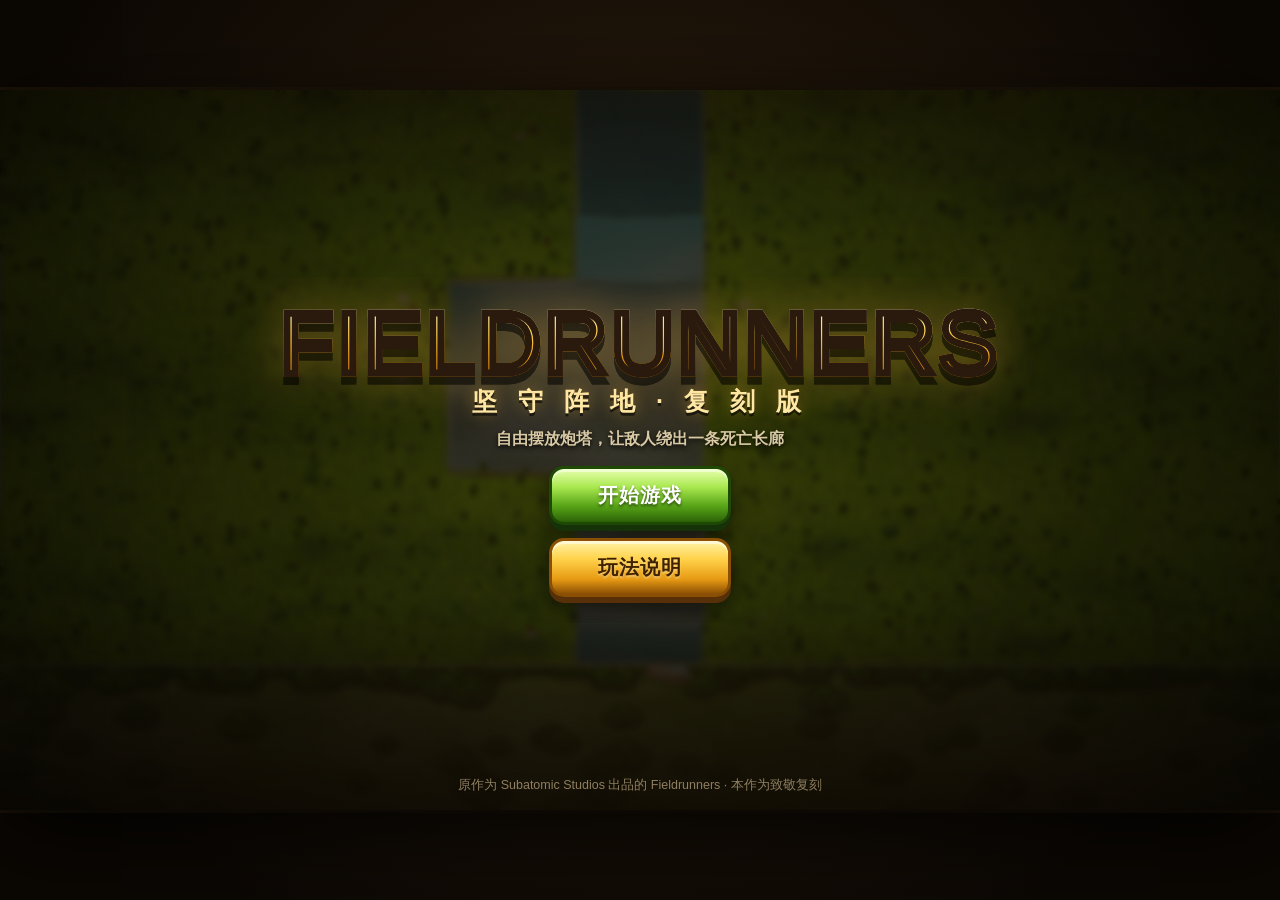
<file: index.html>
<!DOCTYPE html>
<html lang="zh-CN">
<head>
<meta charset="UTF-8">
<meta name="viewport" content="width=device-width, initial-scale=1, maximum-scale=1, user-scalable=no">
<title>FIELDRUNNERS · 坚守阵地 复刻版</title>
<link rel="icon" href="data:image/svg+xml,%3Csvg xmlns='http://www.w3.org/2000/svg' viewBox='0 0 32 32'%3E%3Ccircle cx='16' cy='18' r='11' fill='%23d9d5c8' stroke='%232a1a0e' stroke-width='2.5'/%3E%3Cpath d='M16 3l4 9h-8z' fill='%237a5cd6' stroke='%23231a63' stroke-width='2'/%3E%3Cpath d='M5 9l5 7-7 1z' fill='%237a5cd6' stroke='%23231a63' stroke-width='2'/%3E%3Cpath d='M27 9l2 8-7-1z' fill='%237a5cd6' stroke='%23231a63' stroke-width='2'/%3E%3C/svg%3E">
<link rel="stylesheet" href="css/style.css?v=20261029a">
</head>
<body>
<div id="stage">
  <div id="app">
    <!-- 三层画布：地形 / 3D 单位 / 覆盖层。
         拆开是因为 WebGL 和 2D 无法在同一张画布上交错绘制。
         三张都放在 #app 里，跟着同一个 transform:scale 缩放。
         ⚠️ 定位写成行内样式，不吃 css/style.css：
            样式表被浏览器缓存成旧版时，#gl3d 会掉回普通文档流被 #game 盖住，
            表现就是「地图正常、炮塔放上去看不见」。行内样式跟着 index.html 走，不会错位。 -->
    <canvas id="game" width="1280" height="720"
            style="position:absolute;inset:0;width:1280px;height:720px;display:block;cursor:crosshair"></canvas>
    <!-- 3D 层只覆盖场地 576px；底部 144px 的 HUD 木栏仍由 2D 画布绘制 -->
    <canvas id="gl3d" width="1280" height="576"
            style="position:absolute;left:0;top:0;width:1280px;height:576px;display:block;pointer-events:none;background:transparent"></canvas>
    <canvas id="gameTop" width="1280" height="720"
            style="position:absolute;inset:0;width:1280px;height:720px;display:block;pointer-events:none"></canvas>

    <!-- ================= HUD ================= -->
    <div id="hud">
      <div class="hud-top">
        <div class="hud-money"><span class="ico-coin"></span><b id="uiMoney">0</b></div>
        <div class="hud-center">
          <div class="ui-score" id="uiScore">0</div>
          <div class="ui-round" id="uiRound">ROUND 1</div>
          <div class="ui-wave" id="uiWave">剩余 0</div>
        </div>
        <div class="hud-lives"><b id="uiLives">20</b><span class="ico-heart"></span></div>
      </div>

      <div class="hud-left">
        <button class="ico-btn" id="btnPause" title="暂停 / 继续 (空格)">
          <svg viewBox="0 0 32 32"><rect x="7" y="6" width="6.5" height="20" rx="2.4"/><rect x="18.5" y="6" width="6.5" height="20" rx="2.4"/></svg>
        </button>
        <button class="ico-btn" id="btnFF" title="加速 (F)">
          <svg viewBox="0 0 32 32"><path d="M5 6 L16 16 L5 26 Z"/><path d="M16 6 L27 16 L16 26 Z"/></svg>
        </button>
        <button class="ico-btn" id="btnSettings" title="设置">
          <svg viewBox="0 0 32 32"><path d="M16 3.5l2.4 1.7 2.9-.5 1.3 2.6 2.7 1.2-.4 2.9 1.8 2.3-1.8 2.3.4 2.9-2.7 1.2-1.3 2.6-2.9-.5L16 28.5l-2.4-1.7-2.9.5-1.3-2.6-2.7-1.2.4-2.9L5.3 18l1.8-2.3-.4-2.9 2.7-1.2 1.3-2.6 2.9.5z"/><circle cx="16" cy="18" r="3.6" fill="#2a1a0e"/></svg>
        </button>
      </div>

      <div class="hud-bar" id="towerBar"></div>

      <div class="banner" id="banner"></div>
      <div class="toasts" id="toasts"></div>
      <div class="tower-panel" id="towerPanel"></div>
      <div class="hintbar" id="hintBar">选择下方炮塔，点击草地即可建造 · 敌人会自动绕行 · 高地建塔伤害 +35%</div>
    </div>

    <!-- ================= 覆盖层：菜单 ================= -->
    <div id="overlay" class="show">

      <!-- 主菜单 -->
      <section class="screen show" id="scTitle">
        <div class="logo">
          <div class="logo-en">FIELDRUNNERS</div>
          <div class="logo-cn">坚 守 阵 地 · 复 刻 版</div>
        </div>
        <p class="tagline">自由摆放炮塔，让敌人绕出一条死亡长廊</p>
        <div class="btncol">
          <button class="big-btn" data-go="scSelect">开始游戏</button>
          <button class="big-btn alt" data-go="scHelp">玩法说明</button>
        </div>
        <div class="credit">原作为 Subatomic Studios 出品的 Fieldrunners · 本作为致敬复刻</div>
      </section>

      <!-- 选关 -->
      <section class="screen" id="scSelect">
        <h2 class="scr-title">选择战场</h2>
        <div class="maps" id="mapList"></div>
        <div class="legend">
          <span class="lg"><i class="sw plain"></i>平地 · 可建造</span>
          <span class="lg"><i class="sw river"></i>河流 · 不可通行 / 不可建造</span>
          <span class="lg"><i class="sw ford"></i>浅滩 · 河上渡口，敌人涉水减速 45%</span>
          <span class="lg"><i class="sw hill"></i>高地 · 可建造，炮塔伤害 +35%</span>
          <span class="lg"><i class="sw house"></i>房屋 · 阻挡通行</span>
          <span class="lg"><i class="sw base"></i>基地 · 敌人目标</span>
        </div>
        <div class="row2">
          <div class="optbox">
            <div class="optlabel">游戏模式</div>
            <div class="seg" id="modeSeg">
              <button data-v="classic" class="on">经典</button>
              <button data-v="extended">扩展</button>
              <button data-v="endless">无尽</button>
            </div>
            <div class="optdesc" id="modeDesc">经典模式：100 波，仅可用原作四塔（机枪/胶水/导弹/电磁）。</div>
          </div>
          <div class="optbox">
            <div class="optlabel">难度</div>
            <div class="seg" id="diffSeg">
              <button data-v="easy">简单</button>
              <button data-v="normal" class="on">普通</button>
              <button data-v="hard">高手</button>
            </div>
            <div class="optdesc" id="diffDesc">普通：初始 $130，敌军强度 100%。</div>
          </div>
        </div>
        <div class="btnrow">
          <button class="big-btn ghost" data-go="scTitle">返回</button>
          <button class="big-btn" id="btnLaunch">进入战场</button>
        </div>
      </section>

      <!-- 帮助 -->
      <section class="screen" id="scHelp">
        <h2 class="scr-title">玩法说明</h2>
        <div class="helpgrid">
          <div class="helpcard">
            <h3>核心玩法</h3>
            <ul>
              <li>点击下方炮塔 → 点击草地即可建造；也可直接从按钮拖拽到地图。</li>
              <li><b>炮塔可摆在任意空地，敌人会自动绕行</b>——这是原作最精髓的机制。</li>
              <li>但<b>不能把敌人的路线完全封死</b>，系统会阻止这样的建造。</li>
              <li>用长蛇形走廊拖长敌人的行进距离，制造"无限循环"是取胜关键。</li>
            </ul>
          </div>
          <div class="helpcard">
            <h3>炮塔</h3>
            <ul>
              <li><b>机枪塔 $5</b> 高射速单体，可打空中。</li>
              <li><b>胶水塔 $10</b> 大幅减速，越早升级收益越高。</li>
              <li><b>导弹塔 $20</b> 追踪 + 溅射，通用主力。</li>
              <li><b>火焰塔 $50</b> 近距秒伤极高并灼烧，<i>只打地面</i>。</li>
              <li><b>电磁塔 $70</b> 连锁闪电，对密集队伍杀伤巨大。</li>
              <li><b>迫击炮 $120</b> 超远射程大溅射，<i>只打地面</i>。</li>
              <li>每种炮塔可升级两次，威力翻倍；出售返还 70%。</li>
            </ul>
          </div>
          <div class="helpcard">
            <h3>地形</h3>
            <ul>
              <li><b>河流</b>：敌人无法通过，炮塔也建不了 —— 天然屏障，逼着敌人走固定路线。</li>
              <li><b>浅滩</b>：河上唯一的过河点。敌人涉水时<b>速度降到 55%</b>，是最好的埋伏点。</li>
              <li><b>高地</b>：可以建塔，且塔的<b>伤害 +35%</b>；但敌人爬不上来，会绕行 —— 高墙同时也是玩家的火力平台。</li>
              <li><b>房屋</b>：纯阻挡物，敌我双方都过不去。</li>
              <li><b>基地</b>：敌人的最终目标，周围一圈不可建造。</li>
              <li>难度递进：草原 单一入口 + 一条河（唯一渡口）；荒漠 双河 + 错开的渡口；十字路口 加高地；霜寒之地 再加房屋与横贯全图的高地长墙。</li>
            </ul>
          </div>
          <div class="helpcard">
            <h3>敌人</h3>
            <ul>
              <li>步兵、摩托兵、突击兵、装甲车在地面沿路径前进。</li>
              <li>武装直升机与轰炸机<b>无视路径直线飞向基地</b>，必须靠对空炮塔拦截。</li>
              <li>重装指挥车拥有厚装甲，低伤害炮塔几乎打不动，需要火焰/电磁/迫击炮。</li>
              <li>每漏过一名敌人扣 1 点生命，生命归零即失败。</li>
            </ul>
          </div>
          <div class="helpcard">
            <h3>操作</h3>
            <ul>
              <li><b>1–6</b> 选择炮塔 · <b>Esc / 右键</b> 取消</li>
              <li><b>空格</b> 暂停 · <b>F</b> 加速 2 倍</li>
              <li><b>U</b> 升级选中炮塔 · <b>S</b> 出售选中炮塔</li>
              <li>点击已建造的炮塔可升级、切换目标优先级或出售。</li>
            </ul>
          </div>
        </div>
        <div class="btnrow"><button class="big-btn" data-go="scTitle">返回</button></div>
      </section>

      <!-- 暂停 -->
      <section class="screen dark" id="scPause">
        <h2 class="scr-title">已暂停</h2>
        <div class="btncol">
          <button class="big-btn" id="btnResume">继续战斗</button>
          <button class="big-btn alt" id="btnSound">音效：开</button>
          <button class="big-btn ghost" id="btnQuit">放弃并返回主菜单</button>
        </div>
      </section>

      <!-- 结束 -->
      <section class="screen dark" id="scOver">
        <h2 class="scr-title" id="overTitle">阵地失守</h2>
        <div class="stats" id="overStats"></div>
        <div class="btncol">
          <button class="big-btn" id="btnRetry">再战一场</button>
          <button class="big-btn ghost" id="btnBackMenu">返回主菜单</button>
        </div>
      </section>
    </div>
  </div>
</div>

<script src="js/config.js?v=20261029a"></script>
<script src="js/sprites-data.js?v=20261029a"></script>
<script src="js/sprites.js?v=20261029a"></script>
<script src="js/bake-data.js?v=20261029a"></script>
<script src="js/bake-enemy-data.js?v=20261029a"></script>

<script src="js/bake-tower-gatling.js?v=20261029a"></script>
<script src="js/bake-tower-mortar.js?v=20261029a"></script>
<script src="js/bake-tower-missile.js?v=20261029a"></script>
<script src="js/bake-tower-tesla.js?v=20261029a"></script>
<script src="js/bake-tower-flame.js?v=20261029a"></script>
<script src="js/bake-tower-goo.js?v=20261029a"></script>
<script src="js/bake-tower.js?v=20261029a"></script>
<script src="js/bake.js?v=20261029a"></script>
<script src="js/art.js?v=20261029a"></script>
<script src="js/audio.js?v=20261029a"></script>
<script src="js/engine.js?v=20261029a"></script>
<script src="js/ui.js?v=20261029a"></script>
<script type="importmap">
{ "imports": { "three": "./js/vendor/three.module.js" } }
</script>
<script type="module" src="js/main3d.js?v=20261029a"></script>

<!-- ============================================================
     file:// 兜底

     type="module" 在 file:// 协议下会被 CORS 直接拦掉（模块脚本不允许跨源），
     主循环根本不会启动 —— 表现是地图/HUD 全死、金币永远是 0。
     这里延时确认一次：3D 入口没起来就用 main.js（单画布 2D 渲染）顶上，
     这样「双击 index.html 就能玩」依然成立，只是没有 3D 单位。
     ============================================================ -->
<script>
(function () {
  setTimeout(function () {
    if (window.__boot3d || window.__boot2d) return;
    window.__boot2d = true;
    var s = document.createElement('script');
    s.src = 'js/main.js?v=20261029a';
    s.onload = function () {
      console.log('[boot] ES module 未启动（多半是 file:// 打开），已回退 2D 单画布渲染。' +
                  '想要 3D 单位请用本地 http 服务器打开。');
    };
    document.body.appendChild(s);
  }, 1200);
})();
</script>
</body>
</html>
</file>
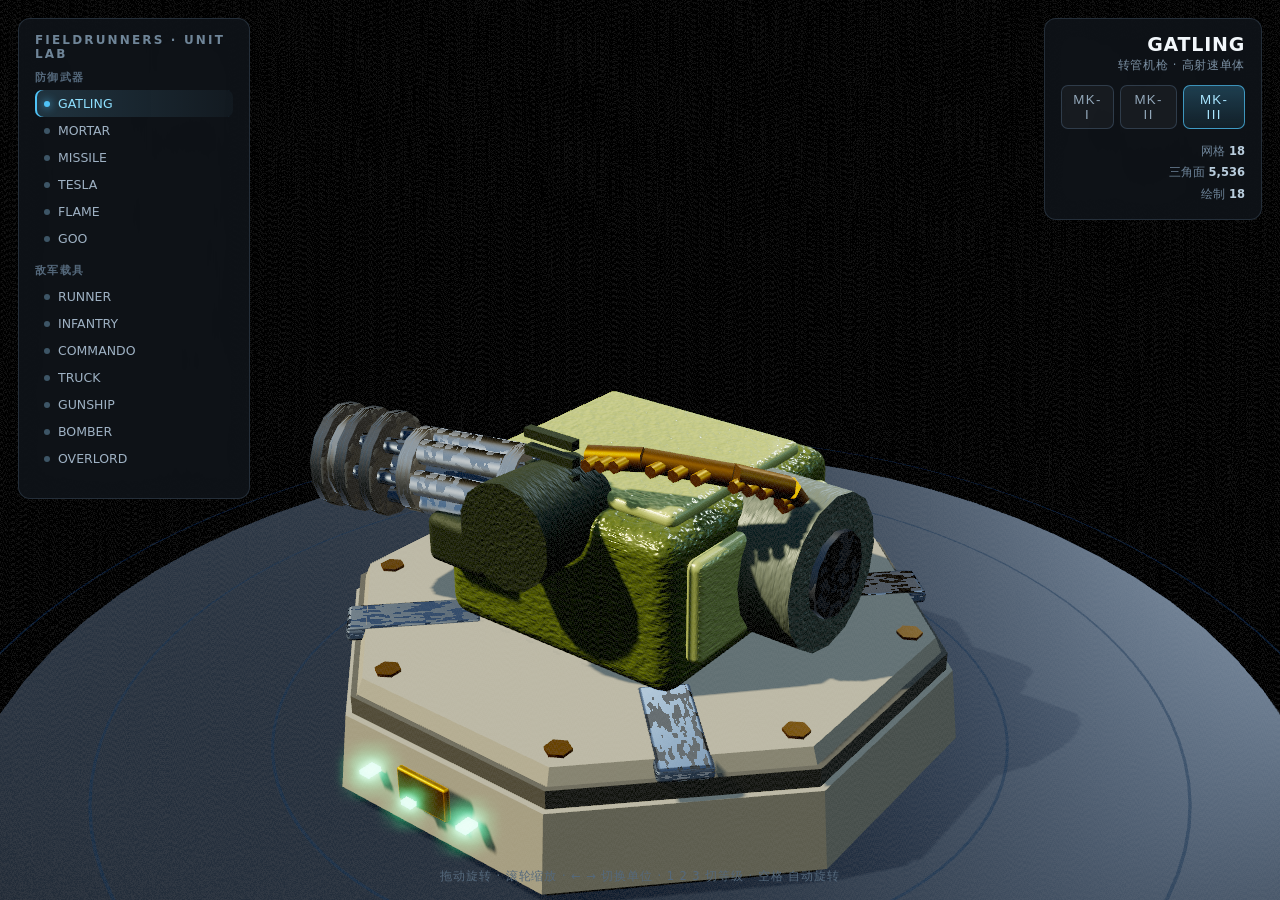
<file: viewer.html>
<!DOCTYPE html>
<html lang="zh-CN">
<head>
<meta charset="UTF-8">
<meta name="viewport" content="width=device-width, initial-scale=1">
<title>FIELDRUNNERS · 3D 单位查看器</title>
<style>
  * { margin: 0; padding: 0; box-sizing: border-box; }
  html, body { width: 100%; height: 100%; overflow: hidden; background: #0b0e12; }
  body {
    font-family: "PingFang SC", "Hiragino Sans GB", "Microsoft YaHei", system-ui, sans-serif;
    color: #dfe7ef; user-select: none;
  }
  #c { position: absolute; inset: 0; display: block; cursor: grab; }
  #c:active { cursor: grabbing; }

  .panel {
    position: absolute; background: rgba(16, 21, 28, .82);
    border: 1px solid rgba(120, 150, 180, .22); border-radius: 12px;
    backdrop-filter: blur(14px); padding: 14px 16px;
  }
  #left { left: 18px; top: 18px; width: 232px; }
  #left h1 {
    font-size: 12px; letter-spacing: .18em; color: #6f8598;
    font-weight: 700; margin-bottom: 10px;
  }
  .group { margin-bottom: 12px; }
  .group-title {
    font-size: 10.5px; letter-spacing: .14em; color: #55697c;
    margin-bottom: 5px; font-weight: 700;
  }
  .item {
    display: flex; align-items: center; gap: 8px;
    padding: 6px 9px; border-radius: 7px; cursor: pointer;
    font-size: 12.5px; color: #9fb2c4; transition: .12s;
  }
  .item:hover { background: rgba(120, 170, 220, .10); color: #d6e4f0; }
  .item.on {
    background: linear-gradient(90deg, rgba(122, 210, 255, .18), rgba(122, 210, 255, .04));
    color: #8fe0ff; box-shadow: inset 2px 0 0 #4fc3f7;
  }
  .item .dot {
    width: 6px; height: 6px; border-radius: 50%; background: #3d5566; flex: none;
  }
  .item.on .dot { background: #4fc3f7; box-shadow: 0 0 8px #4fc3f7; }

  #right { right: 18px; top: 18px; width: 218px; text-align: right; }
  #name { font-size: 19px; font-weight: 800; color: #f2f7fb; letter-spacing: .04em; }
  #tag { font-size: 11.5px; color: #7b90a3; margin-top: 3px; letter-spacing: .06em; }
  #tiers { display: flex; gap: 6px; margin-top: 12px; justify-content: flex-end; }
  #tiers button {
    appearance: none; cursor: pointer; padding: 6px 11px; border-radius: 7px;
    border: 1px solid rgba(120, 160, 200, .26); background: rgba(255, 255, 255, .04);
    color: #93a8ba; font: 700 11px/1 inherit; letter-spacing: .1em; transition: .12s;
  }
  #tiers button:hover { color: #d6e8f5; border-color: rgba(120, 190, 240, .5); }
  #tiers button.on {
    background: linear-gradient(180deg, rgba(79, 195, 247, .26), rgba(79, 195, 247, .08));
    border-color: rgba(79, 195, 247, .7); color: #a9e6ff;
  }
  #stats { margin-top: 12px; font-size: 11.5px; color: #6d8398; line-height: 1.85; }
  #stats b { color: #b9cddd; font-weight: 700; font-variant-numeric: tabular-nums; }

  #hint {
    position: absolute; left: 50%; bottom: 16px; transform: translateX(-50%);
    font-size: 11.5px; color: #55697c; letter-spacing: .08em; white-space: nowrap;
  }
  #loading {
    position: absolute; inset: 0; display: grid; place-items: center;
    background: #0b0e12; font-size: 12px; letter-spacing: .2em; color: #4b6478;
    transition: opacity .4s; z-index: 10;
  }
  #loading.gone { opacity: 0; pointer-events: none; }
</style>
</head>
<body>
<canvas id="c"></canvas>

<div class="panel" id="left">
  <h1>FIELDRUNNERS · UNIT LAB</h1>
  <div class="group"><div class="group-title">防御武器</div><div id="list-t"></div></div>
  <div class="group"><div class="group-title">敌军载具</div><div id="list-e"></div></div>
</div>

<div class="panel" id="right">
  <div id="name">—</div>
  <div id="tag">—</div>
  <div id="tiers"></div>
  <div id="stats"></div>
</div>

<div id="hint">拖动旋转 · 滚轮缩放 · ← → 切换单位 · 1 2 3 切等级 · 空格 自动旋转</div>
<div id="loading">LOADING</div>

<script type="importmap">
{ "imports": { "three": "./js/vendor/three.module.js" } }
</script>

<script type="module">
import * as THREE from 'three';
import { Post } from './js/r3d/core.js';
import { envCanvas } from './js/r3d/tex.js';
import { buildTower, towerMaterials } from './js/r3d/towers.js';
import { buildEnemy, enemyMaterials } from './js/r3d/vehicles.js';

/* ---------------------------------------------------------------- 单位目录 */

const TOWERS = [
  { key: 'gatling', name: 'GATLING', tag: '转管机枪 · 高射速单体' },
  { key: 'mortar', name: 'MORTAR', tag: '迫击炮 · 曲射大溅射' },
  { key: 'missile', name: 'MISSILE', tag: '导弹发射架 · 追踪' },
  { key: 'tesla', name: 'TESLA', tag: '电磁线圈 · 连锁闪电' },
  { key: 'flame', name: 'FLAME', tag: '火焰喷射 · 近距秒伤' },
  { key: 'goo', name: 'GOO', tag: '胶水炮 · 大幅减速' },
];
const ENEMIES = [
  { key: 'runner', name: 'RUNNER', tag: '摩托侦察兵' },
  { key: 'infantry', name: 'INFANTRY', tag: '吉普步兵' },
  { key: 'commando', name: 'COMMANDO', tag: '主战坦克' },
  { key: 'truck', name: 'TRUCK', tag: '装甲补给车' },
  { key: 'heli', name: 'GUNSHIP', tag: '武装直升机' },
  { key: 'bomber', name: 'BOMBER', tag: '轰炸机' },
  { key: 'boss', name: 'OVERLORD', tag: '超重型陆战堡' },
];

/* ---------------------------------------------------------------- 渲染器 */

const canvas = document.getElementById('c');
const renderer = new THREE.WebGLRenderer({ canvas, antialias: false, alpha: false });
renderer.setPixelRatio(Math.min(devicePixelRatio || 1, 2));
renderer.outputColorSpace = THREE.LinearSRGBColorSpace;
renderer.toneMapping = THREE.NoToneMapping;
renderer.shadowMap.enabled = true;
renderer.shadowMap.type = THREE.PCFSoftShadowMap;

const scene = new THREE.Scene();
scene.fog = new THREE.Fog(0x0b1016, 320, 720);

const camera = new THREE.PerspectiveCamera(34, 1, 1, 4000);
const orbit = { theta: 0.72, phi: 1.16, radius: 168, target: new THREE.Vector3(0, 34, 0) };

function placeCamera() {
  const s = Math.sin(orbit.phi), c = Math.cos(orbit.phi);
  camera.position.set(
    orbit.target.x + orbit.radius * s * Math.cos(orbit.theta),
    orbit.target.y + orbit.radius * c,
    orbit.target.z + orbit.radius * s * Math.sin(orbit.theta),
  );
  camera.lookAt(orbit.target);
  camera.updateMatrixWorld();
}

function resize() {
  const w = innerWidth, h = innerHeight;
  renderer.setSize(w, h, false);
  camera.aspect = w / h;
  camera.updateProjectionMatrix();
  post.setSize(w, h);
  placeCamera();
}

/* ---- 环境贴图 ---- */
const pmrem = new THREE.PMREMGenerator(renderer);
pmrem.compileEquirectangularShader();
const ec = new THREE.CanvasTexture(envCanvas());
ec.mapping = THREE.EquirectangularReflectionMapping;
ec.colorSpace = THREE.SRGBColorSpace;
const envTex = pmrem.fromEquirectangular(ec).texture;
ec.dispose();
scene.environment = envTex;
const ctx = { envTex, scene };

/* ---- 灯光：和游戏内一致的三灯 ---- */
const key = new THREE.DirectionalLight(0xfff1d4, 4.4);
key.position.set(-140, 220, 150);
key.castShadow = true;
key.shadow.mapSize.set(2048, 2048);
key.shadow.camera.near = 1;
key.shadow.camera.far = 900;
key.shadow.camera.left = -140; key.shadow.camera.right = 140;
key.shadow.camera.top = 140; key.shadow.camera.bottom = -140;
key.shadow.bias = -0.0005;
key.shadow.normalBias = 0.5;
scene.add(key, key.target);

const fill = new THREE.DirectionalLight(0x9dc2ea, 0.45);
fill.position.set(170, 90, -120);
scene.add(fill);
const rim = new THREE.DirectionalLight(0xdff0ff, 1.1);
rim.position.set(-40, 110, -230);
scene.add(rim);
scene.add(new THREE.HemisphereLight(0xa9c8dd, 0x1a1a14, 0.34));

/* ---- 转台 ---- */
const disc = new THREE.Mesh(
  new THREE.CylinderGeometry(78, 82, 5, 64),
  new THREE.MeshStandardMaterial({
    color: '#20262e', metalness: 0.35, roughness: 0.55,
    envMap: envTex, envMapIntensity: 0.7,
  }),
);
disc.position.y = -2.5;
disc.receiveShadow = true;
scene.add(disc);

const gridMat = new THREE.MeshBasicMaterial({
  color: 0x2a3d4d, transparent: true, opacity: 0.5, side: THREE.DoubleSide,
});
for (let i = 1; i <= 3; i++) {
  const r = 24 + i * 20;
  const ring = new THREE.Mesh(new THREE.RingGeometry(r, r + 0.35, 96), gridMat);
  ring.rotation.x = -Math.PI / 2;
  ring.position.y = 0.2;
  scene.add(ring);
}

/* ---- 后期 ---- */
const post = new Post(renderer, innerWidth, innerHeight);
post.mComp.uniforms.uBloom.value = 1.15;
post.mComp.uniforms.uExposure.value = 1.0;
post.mComp.uniforms.uVignette.value = 0.42;

/* ---------------------------------------------------------------- 单位管理 */

const towerMat = towerMaterials(ctx);
const enemyMat = enemyMaterials(ctx);

let curIdx = 0;
let curLevel = 2;
let root = null;
let all = [];
let spinParts = [];
let clock = 0;

function disposeRoot() {
  if (!root) return;
  scene.remove(root);
  root = null;
  spinParts = [];
}

function show(idx, lv) {
  curIdx = (idx + all.length) % all.length;
  const item = all[curIdx];
  if (item.kind === 'tower') curLevel = Math.max(0, Math.min(2, lv));
  disposeRoot();

  if (item.kind === 'tower') {
    const built = buildTower(item.key, curLevel, ctx, towerMat);
    root = built.root;
    const spin = root.getObjectByName('spin');
    if (spin) spinParts.push({ obj: spin, speed: 5.5 });
    const radar = root.getObjectByName('radar');
    if (radar) spinParts.push({ obj: radar, speed: 0.9 });
  } else {
    const def = buildEnemy(item.key, ctx, enemyMat);
    root = new THREE.Group();
    const meshes = [];
    for (const p of def.parts) {
      const m = new THREE.Mesh(p.geo, p.mat);
      m.castShadow = true; m.receiveShadow = true;
      root.add(m);
      meshes.push(m);
    }
    /* 静止姿态也要有车轮：单独摆一圈静态轮胎 */
    for (const w of def.wheels) {
      const g = new THREE.CylinderGeometry(w.r, w.r, w.w, 14);
      g.rotateZ(Math.PI / 2);
      const m = new THREE.Mesh(g, new THREE.MeshStandardMaterial({
        color: '#1b1d20', metalness: 0.02, roughness: 0.94, envMap: envTex,
      }));
      m.position.set(w.x, w.y, w.z);
      m.castShadow = true;
      root.add(m);
      /* 轮毂 */
      const hg = new THREE.CylinderGeometry(w.r * 0.58, w.r * 0.58, w.w * 1.06, 12);
      hg.rotateZ(Math.PI / 2);
      const hm = new THREE.Mesh(hg, new THREE.MeshStandardMaterial({
        color: '#5b636b', metalness: 0.85, roughness: 0.42, envMap: envTex,
      }));
      hm.position.copy(m.position);
      root.add(hm);
    }
    /* 旋翼 */
    def.rotors.forEach((r) => {
      const grp = new THREE.Group();
      const mat = new THREE.MeshStandardMaterial({
        color: '#22262a', metalness: 0.4, roughness: 0.55, envMap: envTex,
        transparent: true, opacity: 0.8,
      });
      for (let i = 0; i < r.n; i++) {
        const b = new THREE.Mesh(new THREE.BoxGeometry(r.r, r.r * 0.03, r.r * 0.10), mat);
        b.position.set(r.r / 2, 0, 0);
        b.rotation.y = (i / r.n) * Math.PI * 2;
        grp.add(b);
      }
      grp.position.set(r.x, r.y, r.z);
      if (r.axis === 'z') grp.rotation.y = Math.PI / 2;
      root.add(grp);
      spinParts.push({ obj: grp, speed: r.axis === 'z' ? -26 : 22, axis: r.axis === 'z' ? 'y' : 'y' });
    });

    /* 让相机对准单位中心 */
    const box = new THREE.Box3().setFromObject(root);
    orbit.target.y = (box.min.y + box.max.y) / 2;
  }

  root.traverse(o => { if (o.isMesh) { o.castShadow = true; o.receiveShadow = true; } });
  scene.add(root);

  if (item.kind === 'tower') orbit.target.y = 34;

  /* 统计 */
  let meshes = 0, tris = 0;
  root.traverse(o => {
    if (!o.isMesh) return;
    meshes++;
    tris += (o.geometry.index ? o.geometry.index.count : o.geometry.attributes.position.count) / 3;
  });
  document.getElementById('name').textContent = item.name;
  document.getElementById('tag').textContent = item.tag;
  document.getElementById('stats').innerHTML =
    `网格 <b>${meshes}</b><br>三角面 <b>${Math.round(tris).toLocaleString()}</b><br>` +
    `绘制 <b>${meshes}</b>`;

  /* 等级按钮 */
  const tiers = document.getElementById('tiers');
  tiers.innerHTML = '';
  if (item.kind === 'tower') {
    ['MK-I', 'MK-II', 'MK-III'].forEach((t, i) => {
      const b = document.createElement('button');
      b.textContent = t;
      if (i === curLevel) b.classList.add('on');
      b.onclick = () => show(curIdx, i);
      tiers.appendChild(b);
    });
  } else {
    const s = document.createElement('span');
    s.style.cssText = 'font-size:11px;color:#55697c;letter-spacing:.1em';
    s.textContent = item.air ? 'AIR UNIT' : 'GROUND UNIT';
    tiers.appendChild(s);
  }

  /* 目录高亮 */
  document.querySelectorAll('.item').forEach((el) => {
    el.classList.toggle('on', +el.dataset.idx === curIdx);
  });
}

/* ---------------------------------------------------------------- 目录 DOM */

function buildList() {
  const lt = document.getElementById('list-t');
  const le = document.getElementById('list-e');
  all = [];
  TOWERS.forEach((t) => all.push({ ...t, kind: 'tower' }));
  ENEMIES.forEach((e) => all.push({ ...e, kind: 'enemy' }));
  all.forEach((item, idx) => {
    const el = document.createElement('div');
    el.className = 'item';
    el.dataset.idx = idx;
    el.innerHTML = `<span class="dot"></span><span>${item.name}</span>`;
    el.onclick = () => show(idx, curLevel);
    (item.kind === 'tower' ? lt : le).appendChild(el);
  });
}

/* ---------------------------------------------------------------- 交互 */

let drag = false, lx = 0, ly = 0, autoSpin = true;

canvas.addEventListener('pointerdown', (e) => {
  drag = true; lx = e.clientX; ly = e.clientY;
  canvas.setPointerCapture(e.pointerId);
});
canvas.addEventListener('pointerup', (e) => {
  drag = false;
  try { canvas.releasePointerCapture(e.pointerId); } catch (_) {}
});
canvas.addEventListener('pointermove', (e) => {
  if (!drag) return;
  autoSpin = false;
  orbit.theta -= (e.clientX - lx) * 0.008;
  orbit.phi = Math.max(0.30, Math.min(1.52, orbit.phi - (e.clientY - ly) * 0.006));
  lx = e.clientX; ly = e.clientY;
  placeCamera();
});
canvas.addEventListener('wheel', (e) => {
  e.preventDefault();
  orbit.radius = Math.max(60, Math.min(420, orbit.radius * (1 + Math.sign(e.deltaY) * 0.09)));
  placeCamera();
}, { passive: false });

addEventListener('keydown', (e) => {
  if (e.key === 'ArrowRight') show(curIdx + 1, curLevel);
  else if (e.key === 'ArrowLeft') show(curIdx - 1, curLevel);
  else if (e.key === '1') show(curIdx, 0);
  else if (e.key === '2') show(curIdx, 1);
  else if (e.key === '3') show(curIdx, 2);
  else if (e.code === 'Space') { e.preventDefault(); autoSpin = !autoSpin; }
});

addEventListener('resize', resize);

/* ---------------------------------------------------------------- 主循环 */

buildList();
resize();
show(0, 2);
placeCamera();

let lastT = performance.now();
function frame(now) {
  const dt = Math.min(0.05, (now - lastT) / 1000);
  lastT = now;
  clock += dt;

  if (autoSpin) {
    orbit.theta += dt * 0.22;
    placeCamera();
  }
  for (const s of spinParts) {
    s.obj.rotation[s.axis || 'y'] += dt * s.speed;
  }
  if (root) root.position.y = Math.sin(clock * 1.1) * 0.6;

  post.render(scene, camera, clock);
  requestAnimationFrame(frame);
}

requestAnimationFrame(() => {
  document.getElementById('loading').classList.add('gone');
  requestAnimationFrame(frame);
});

window.__viewer = { show, orbit, scene, get root() { return root; } };
</script>
</body>
</html>
</file>
<file: css/style.css>
/* ============================================================
   style.css — 复刻原作的手绘卡通 UI
   ============================================================ */
:root{
  --ink:#2a1a0e;
  --gold-1:#fff3a8; --gold-2:#ffd24a; --gold-3:#e79a13; --gold-4:#8a4f04;
  --red:#c1272d; --red-2:#7d1a1f;
  --g1:#e8ffb0; --g2:#a9e84f; --g3:#57a417; --g4:#2c6208;
  --panel:#3b2a17; --panel-2:#241708;
  --font:"Impact","Haettenschweiler","Arial Black","PingFang SC","Hiragino Sans GB","Microsoft YaHei",sans-serif;
  --font-cn:"PingFang SC","Hiragino Sans GB","Microsoft YaHei",sans-serif;
}

*{margin:0;padding:0;box-sizing:border-box;-webkit-tap-highlight-color:transparent;}
html,body{width:100%;height:100%;overflow:hidden;background:#120c05;}
body{font-family:var(--font-cn);user-select:none;}

#stage{position:fixed;inset:0;background:radial-gradient(circle at 50% 40%,#2b1d0d,#0b0703 80%);}
#app{
  position:absolute;left:50%;top:50%;width:1280px;height:720px;
  transform-origin:50% 50%;
  background:#4a3a1e;
  box-shadow:0 26px 80px rgba(0,0,0,.75),0 0 0 3px #1a1207;
  overflow:hidden;
}
#game{position:absolute;inset:0;width:1280px;height:720px;display:block;cursor:crosshair;}
/* 三层画布：地形 / 3D 单位 / 覆盖层。
   gl3d 用 WebGL 画单位，gameTop 画血条与弹道 ——
   后两层必须 pointer-events:none，否则会吃掉 #game 的鼠标事件。 */
#gl3d,#gameTop{position:absolute;inset:0;width:1280px;height:720px;display:block;pointer-events:none;}
/* 3D 只铺场地 576px；底部 144px 的 HUD 木栏仍由 #game 绘制 */
#gl3d{height:576px;}
#gl3d{background:transparent;}
#hud{position:absolute;inset:0;pointer-events:none;transition:opacity .25s;}
#hud.menu-open{opacity:0;}
#hud button,#towerPanel{pointer-events:auto;}

/* ---------------- 顶部 HUD ---------------- */
.hud-top{position:absolute;top:0;left:0;right:0;height:96px;display:flex;align-items:flex-start;justify-content:space-between;padding:8px 16px;}
.hud-money{display:flex;align-items:center;gap:8px;filter:drop-shadow(0 3px 0 rgba(0,0,0,.5));}
.hud-money b{
  font-family:var(--font);font-size:40px;line-height:1;color:var(--gold-2);
  -webkit-text-stroke:3px var(--ink);paint-order:stroke fill;
  text-shadow:0 4px 0 rgba(0,0,0,.45);
  transition:transform .12s;
}
.hud-money.bump b{transform:scale(1.18);}
.ico-coin{
  width:34px;height:34px;border-radius:50%;display:inline-block;
  background:radial-gradient(circle at 34% 28%,#fff6c8,#ffd24a 42%,#e08b0c 72%,#8a4f04);
  border:2.5px solid #5a3200;box-shadow:inset 0 -3px 6px rgba(120,60,0,.5),0 3px 0 rgba(0,0,0,.4);
  position:relative;
}
.ico-coin::after{content:"";position:absolute;inset:7px;border-radius:50%;border:2px dashed rgba(120,60,0,.5);}

.hud-center{flex:1;text-align:center;margin-top:-2px;}
.ui-score{
  font-family:var(--font);font-size:36px;line-height:1;color:#fff;
  -webkit-text-stroke:3.4px var(--ink);paint-order:stroke fill;
  text-shadow:0 4px 0 rgba(0,0,0,.5);letter-spacing:1px;
}
.ui-round{
  font-family:var(--font);font-size:27px;line-height:1.1;color:var(--gold-2);margin-top:2px;
  -webkit-text-stroke:3px var(--ink);paint-order:stroke fill;
  text-shadow:0 3px 0 rgba(0,0,0,.5);letter-spacing:2px;
}
.ui-wave{
  font-family:var(--font-cn);font-size:14px;font-weight:700;color:#ffe9a8;margin-top:1px;
  text-shadow:0 2px 3px rgba(0,0,0,.8);opacity:.9;
}

.hud-lives{display:flex;align-items:center;gap:8px;filter:drop-shadow(0 3px 0 rgba(0,0,0,.5));}
.hud-lives b{
  font-family:var(--font);font-size:40px;line-height:1;color:#fff;
  -webkit-text-stroke:3px var(--ink);paint-order:stroke fill;
  text-shadow:0 4px 0 rgba(0,0,0,.45);
}
.hud-lives.low b{color:#ff6a6a;animation:pulse .7s infinite;}
@keyframes pulse{0%,100%{transform:scale(1)}50%{transform:scale(1.14)}}
.ico-heart{
  width:36px;height:34px;display:inline-block;position:relative;
  background:radial-gradient(circle at 34% 26%,#ffc9c9,#f0362f 45%,#a80f0c 100%);
  clip-path:path("M18 33C18 33 1 21.5 1 11.2C1 5.6 5.2 1.5 10.4 1.5C13.8 1.5 16.6 3.3 18 6C19.4 3.3 22.2 1.5 25.6 1.5C30.8 1.5 35 5.6 35 11.2C35 21.5 18 33 18 33Z");
  filter:drop-shadow(0 0 0 2px #5a0b09);
}

/* ---------------- 左下按钮 ---------------- */
.hud-left{position:absolute;left:16px;bottom:22px;display:flex;gap:12px;align-items:center;}
.ico-btn{
  width:60px;height:60px;border-radius:50%;border:3.5px solid #1a1207;cursor:pointer;
  background:radial-gradient(circle at 36% 26%,#7c6a4a,#4a3a22 55%,#231a0d);
  box-shadow:inset 0 3px 6px rgba(255,230,170,.28),inset 0 -5px 9px rgba(0,0,0,.6),0 5px 0 rgba(0,0,0,.45);
  display:grid;place-items:center;transition:transform .08s,filter .15s;
}
.ico-btn:hover{filter:brightness(1.18);}
.ico-btn:active{transform:translateY(3px);box-shadow:inset 0 3px 6px rgba(255,230,170,.28),inset 0 -5px 9px rgba(0,0,0,.6),0 2px 0 rgba(0,0,0,.45);}
.ico-btn svg{width:30px;height:30px;fill:#ffe9a8;filter:drop-shadow(0 2px 0 rgba(0,0,0,.5));}
.ico-btn.on{background:radial-gradient(circle at 36% 26%,#d8ff9a,#7ac62b 50%,#2c6208);}
.ico-btn.on svg{fill:#fff;}

/* ---------------- 底部炮塔栏 ---------------- */
.hud-bar{
  position:absolute;left:50%;bottom:14px;transform:translateX(-50%);
  display:flex;gap:16px;align-items:flex-end;padding:0 8px;
}
.tbtn{
  position:relative;width:82px;height:82px;border:none;background:none;cursor:pointer;
  transition:transform .1s;
}
.tbtn:hover{transform:translateY(-6px);}
.tbtn .gem{
  position:absolute;inset:0;border-radius:50%;
  background:
    radial-gradient(circle at 34% 22%,rgba(255,255,255,.92),rgba(255,255,255,0) 42%),
    radial-gradient(circle at 50% 62%,var(--g2),var(--g3) 58%,var(--g4) 100%);
  border:4px solid #1f4a06;
  box-shadow:inset 0 -8px 14px rgba(0,60,0,.55),inset 0 5px 10px rgba(220,255,160,.4),
             0 6px 0 rgba(0,0,0,.42),0 0 0 2px rgba(255,255,255,.14);
  transition:filter .15s;
}
.tbtn .gem::after{
  content:"";position:absolute;left:14%;top:8%;width:38%;height:26%;border-radius:50%;
  background:linear-gradient(180deg,rgba(255,255,255,.95),rgba(255,255,255,0));
  transform:rotate(-16deg);filter:blur(.4px);
}
.tbtn canvas{position:absolute;left:50%;top:50%;width:66px;height:66px;transform:translate(-50%,-52%);pointer-events:none;
  filter:drop-shadow(0 3px 2px rgba(0,0,0,.4));}
.tbtn .price{
  position:absolute;bottom:-11px;left:50%;transform:translateX(-50%);
  background:linear-gradient(180deg,var(--gold-1),var(--gold-2) 46%,var(--gold-3) 78%,var(--gold-4));
  border:2.5px solid #5a3200;border-radius:11px;padding:1px 11px 2px;
  font-family:var(--font);font-size:17px;line-height:1.25;color:#3d2100;letter-spacing:.5px;
  box-shadow:0 2px 0 rgba(0,0,0,.4);white-space:nowrap;
}
.tbtn.sel{transform:translateY(-12px);}
.tbtn.sel .gem{
  background:
    radial-gradient(circle at 34% 22%,rgba(255,255,255,.95),rgba(255,255,255,0) 42%),
    radial-gradient(circle at 50% 62%,#fff8b0,#ffc41c 58%,#a86806 100%);
  border-color:#8a4f04;
  box-shadow:inset 0 -8px 14px rgba(120,60,0,.5),0 0 22px 5px rgba(255,214,74,.75),0 6px 0 rgba(0,0,0,.42);
}
.tbtn.poor .gem{filter:grayscale(.85) brightness(.62);}
.tbtn.poor .price{filter:grayscale(.5) brightness(.8);}
.tbtn .kb{
  position:absolute;top:-4px;right:-2px;width:20px;height:20px;border-radius:6px;
  background:rgba(20,12,4,.82);color:#ffe9a8;font:bold 12px/20px var(--font);text-align:center;
  border:1.5px solid rgba(255,233,168,.35);
}

/* ---------------- 中央横幅 ---------------- */
.banner{
  position:absolute;left:50%;top:104px;transform:translate(-50%,-10px) scale(.8);
  font-family:var(--font);font-size:60px;letter-spacing:4px;color:var(--gold-2);
  -webkit-text-stroke:6px var(--ink);paint-order:stroke fill;
  text-shadow:0 7px 0 rgba(0,0,0,.45);
  opacity:0;transition:opacity .25s,transform .3s cubic-bezier(.2,1.6,.5,1);white-space:nowrap;
}
.banner.show{opacity:1;transform:translate(-50%,0) scale(1);}
.banner.paused{color:#fff;font-size:54px;}

/* ---------------- 提示条 ---------------- */
.toasts{position:absolute;left:50%;bottom:126px;transform:translateX(-50%);display:flex;flex-direction:column;gap:7px;align-items:center;}
.toast{
  font-family:var(--font-cn);font-weight:800;font-size:16px;color:#fff;padding:7px 20px;border-radius:20px;
  background:rgba(30,16,6,.88);border:2.5px solid rgba(255,210,74,.7);
  box-shadow:0 5px 14px rgba(0,0,0,.5);animation:tin .3s cubic-bezier(.2,1.6,.5,1);
}
.toast.bad{border-color:rgba(255,110,110,.85);color:#ffd9d9;}
@keyframes tin{from{opacity:0;transform:translateY(14px) scale(.9)}to{opacity:1;transform:none}}

.hintbar{
  position:absolute;left:50%;bottom:112px;transform:translateX(-50%);
  font-size:14.5px;font-weight:700;color:#ffe9a8;text-shadow:0 2px 5px rgba(0,0,0,.95);
  background:rgba(24,14,5,.5);padding:5px 18px;border-radius:16px;white-space:nowrap;
  transition:opacity .4s;
}
.hintbar.hide{opacity:0;}

/* ---------------- 炮塔详情面板 ---------------- */
.tower-panel{
  position:absolute;width:250px;padding:12px 13px 11px;border-radius:14px;
  background:linear-gradient(180deg,rgba(74,55,28,.97),rgba(35,24,11,.98));
  border:3px solid #7a5a26;box-shadow:0 14px 34px rgba(0,0,0,.65),inset 0 2px 0 rgba(255,225,150,.22);
  opacity:0;pointer-events:none;transition:opacity .16s,transform .16s;transform:translateY(8px);
  z-index:5;
}
.tower-panel.show{opacity:1;pointer-events:auto;transform:none;}
.tp-head{display:flex;align-items:center;gap:9px;margin-bottom:8px;}
.tp-head canvas{width:44px;height:44px;filter:drop-shadow(0 3px 2px rgba(0,0,0,.45));}
.tp-name{font-size:17px;font-weight:800;color:#ffe9a8;line-height:1.15;}
.tp-lv{font-family:var(--font);font-size:14px;color:#ffd24a;letter-spacing:1px;}
.tp-stats{font-size:12.5px;color:#e8dcc0;line-height:1.65;margin-bottom:9px;
  background:rgba(0,0,0,.28);border-radius:8px;padding:7px 9px;}
.tp-stats span{color:#fff;font-weight:700;}
.tp-stats .up{color:#9ce85a;}
.tp-terr{
  font-size:12.5px;font-weight:800;color:#d8f7a8;margin:-3px 0 8px;
  background:linear-gradient(180deg,rgba(120,190,60,.30),rgba(70,120,30,.22));
  border:2px solid #6fa32c;border-radius:8px;padding:4px 9px;
}
.tp-terr b{color:#fff;}
.tp-modes{display:flex;gap:5px;margin-bottom:8px;}
.tp-modes button{
  flex:1;font-family:var(--font-cn);font-size:12px;font-weight:800;padding:5px 0;cursor:pointer;
  border-radius:7px;border:2px solid #6b4d1e;background:rgba(0,0,0,.3);color:#cbb98f;transition:.12s;
}
.tp-modes button.on{background:linear-gradient(180deg,#ffe9a8,#e79a13);color:#3d2100;border-color:#8a4f04;}
.tp-btns{display:flex;gap:7px;}
.tp-btns button{
  flex:1;cursor:pointer;border-radius:10px;padding:8px 0;font-family:var(--font-cn);font-weight:900;font-size:13.5px;
  border:2.5px solid #1f4a06;color:#fff;text-shadow:0 2px 2px rgba(0,0,0,.5);
  background:linear-gradient(180deg,var(--g2),var(--g3) 62%,var(--g4));
  box-shadow:0 4px 0 rgba(0,0,0,.4),inset 0 2px 0 rgba(255,255,255,.35);transition:.1s;
}
.tp-btns button:active{transform:translateY(3px);box-shadow:0 1px 0 rgba(0,0,0,.4);}
.tp-btns button.sell{border-color:#5a0b09;background:linear-gradient(180deg,#ff9d9d,var(--red) 62%,var(--red-2));}
.tp-btns button:disabled{filter:grayscale(.75) brightness(.7);cursor:not-allowed;}

/* ---------------- 覆盖层 ---------------- */
#overlay{
  position:absolute;inset:0;display:none;place-items:center;z-index:20;
  background:radial-gradient(circle at 50% 45%,rgba(30,18,6,.72),rgba(8,5,2,.93));
  backdrop-filter:blur(3px);
}
#overlay.show{display:grid;}
.screen{display:none;flex-direction:column;align-items:center;gap:16px;width:100%;padding:26px 40px;max-height:100%;overflow:auto;}
.screen.show{display:flex;}
.screen.dark{background:transparent;}

.logo{text-align:center;line-height:.92;}
.logo-en{
  font-family:var(--font);font-size:88px;letter-spacing:3px;
  background:linear-gradient(180deg,#fff8c8 6%,#ffd24a 38%,#e79a13 66%,#a35a04 100%);
  -webkit-background-clip:text;background-clip:text;color:transparent;
  -webkit-text-stroke:7px var(--ink);paint-order:stroke fill;
  filter:drop-shadow(0 8px 0 rgba(0,0,0,.55)) drop-shadow(0 0 22px rgba(255,190,60,.35));
}
.logo-cn{
  font-size:25px;font-weight:900;color:#ffe9a8;letter-spacing:7px;margin-top:6px;
  text-shadow:0 3px 0 rgba(0,0,0,.6),0 0 16px rgba(255,180,40,.4);
}
.tagline{font-size:15.5px;color:#d9c9a4;font-weight:700;text-shadow:0 2px 5px #000;}
.credit{position:absolute;bottom:16px;font-size:12.5px;color:#8f7f60;}

.btncol{display:flex;flex-direction:column;gap:13px;align-items:center;}
.btnrow{display:flex;gap:14px;}
.big-btn{
  font-family:var(--font-cn);font-weight:900;font-size:20px;letter-spacing:1px;
  padding:13px 46px;cursor:pointer;border-radius:15px;color:#fff;text-shadow:0 2px 3px rgba(0,0,0,.55);
  border:3.5px solid #1f4a06;
  background:linear-gradient(180deg,var(--g1),var(--g2) 34%,var(--g3) 70%,var(--g4));
  box-shadow:0 6px 0 #16330a,0 12px 24px rgba(0,0,0,.5),inset 0 3px 0 rgba(255,255,255,.45);
  transition:transform .1s,filter .15s;
}
.big-btn:hover{filter:brightness(1.1);}
.big-btn:active{transform:translateY(4px);box-shadow:0 2px 0 #16330a,0 6px 14px rgba(0,0,0,.5),inset 0 3px 0 rgba(255,255,255,.45);}
.big-btn.alt{border-color:#8a4f04;background:linear-gradient(180deg,var(--gold-1),var(--gold-2) 34%,var(--gold-3) 72%,var(--gold-4));
  box-shadow:0 6px 0 #57300a,0 12px 24px rgba(0,0,0,.5),inset 0 3px 0 rgba(255,255,255,.5);color:#3d2100;text-shadow:0 2px 2px rgba(255,255,255,.35);}
.big-btn.ghost{border-color:#5b4a2e;background:linear-gradient(180deg,#6b5a3c,#3a2d18);box-shadow:0 6px 0 #1e1610,0 12px 24px rgba(0,0,0,.5);font-size:17px;padding:11px 34px;}

.scr-title{
  font-family:var(--font);font-size:42px;letter-spacing:3px;color:var(--gold-2);
  -webkit-text-stroke:4.5px var(--ink);paint-order:stroke fill;text-shadow:0 5px 0 rgba(0,0,0,.5);
}

/* 地形图例 */
.legend{
  display:flex;gap:10px 20px;flex-wrap:wrap;justify-content:center;max-width:960px;margin:16px auto 0;
}
.legend .lg{display:flex;align-items:center;gap:7px;font-size:12.5px;font-weight:700;color:#cbbb95;}
.legend .sw{
  width:17px;height:17px;border-radius:5px;border:2px solid #4a3c26;display:inline-block;flex:0 0 auto;
}
.legend .sw.plain{background:linear-gradient(180deg,#9bd24f,#7ab52e);}
.legend .sw.river{background:linear-gradient(180deg,#63bbe6,#2a7cb6 60%,#12456f);}
.legend .sw.ford{background:linear-gradient(180deg,#e2c894,#c9aa6c 60%,#ab8d54);}
.legend .sw.hill{background:linear-gradient(180deg,#b4e878,#8ecb44 55%,#4f5f6e);}
.legend .sw.house{background:linear-gradient(180deg,#e0553c,#b83a24 60%,#c0a97e);}
.legend .sw.base{background:linear-gradient(180deg,#8b939d,#3a4249);}

/* 地图卡片 */
.maps{display:flex;gap:16px;flex-wrap:wrap;justify-content:center;}
.mapcard{
  width:212px;border-radius:15px;overflow:hidden;cursor:pointer;position:relative;
  border:3.5px solid #5b4a2e;background:#2a1f10;transition:.15s;
  box-shadow:0 8px 20px rgba(0,0,0,.5);
}
.mapcard:hover{transform:translateY(-5px);border-color:#9c7a3a;}
.mapcard.on{border-color:var(--gold-2);box-shadow:0 0 0 3px rgba(255,210,74,.35),0 10px 26px rgba(0,0,0,.6);}
.mapcard canvas{display:block;width:100%;height:95px;}
.mapcard .mi{padding:8px 11px 10px;}
.mapcard .mt{font-size:17px;font-weight:900;color:#ffe9a8;}
.mapcard .me{font-family:var(--font);font-size:12.5px;color:#c1a06a;letter-spacing:1px;}
.mapcard .md{font-size:12px;color:#b8a884;line-height:1.45;margin-top:5px;font-weight:600;}
.mapcard .badge{
  position:absolute;top:8px;right:8px;font-family:var(--font);font-size:11px;letter-spacing:1px;
  background:linear-gradient(180deg,#ffe9a8,#e79a13);color:#3d2100;border:2px solid #5a3200;
  border-radius:8px;padding:1px 8px;
}
/* 难度标签：入门 / 普通 / 进阶 / 困难 */
.mapcard .badge.lv1{background:linear-gradient(180deg,#d6ffb0,#6fc22a);color:#14360a;border-color:#2f5a0c;}
.mapcard .badge.lv2{background:linear-gradient(180deg,#ffe9a8,#e79a13);color:#3d2100;border-color:#5a3200;}
.mapcard .badge.lv3{background:linear-gradient(180deg,#ffd0a0,#e2691a);color:#40190a;border-color:#6b2a08;}
.mapcard .badge.lv4{background:linear-gradient(180deg,#ffb3b3,#cf2f2a);color:#3d0605;border-color:#6b100c;}

.row2{display:flex;gap:20px;flex-wrap:wrap;justify-content:center;}
.optbox{background:rgba(0,0,0,.34);border:2.5px solid #5b4a2e;border-radius:13px;padding:11px 14px;min-width:340px;}
.optlabel{font-size:14px;font-weight:900;color:#ffe9a8;margin-bottom:8px;letter-spacing:1px;}
.seg{display:flex;gap:7px;}
.seg button{
  flex:1;cursor:pointer;font-family:var(--font-cn);font-weight:900;font-size:14px;padding:8px 0;
  border-radius:9px;border:2.5px solid #6b4d1e;background:rgba(0,0,0,.32);color:#cbb98f;transition:.12s;
}
.seg button:hover{color:#ffe9a8;}
.seg button.on{background:linear-gradient(180deg,var(--gold-1),var(--gold-2) 40%,var(--gold-3));color:#3d2100;border-color:#8a4f04;box-shadow:0 3px 0 #57300a;}
.optdesc{font-size:12.5px;color:#b8a884;margin-top:8px;line-height:1.5;font-weight:600;min-height:38px;}

/* 帮助 */
.helpgrid{display:grid;grid-template-columns:1fr 1fr;gap:14px;max-width:1000px;}
.helpcard{background:rgba(0,0,0,.36);border:2.5px solid #5b4a2e;border-radius:13px;padding:13px 16px;}
.helpcard h3{font-size:16px;color:#ffd24a;margin-bottom:7px;letter-spacing:1px;}
.helpcard ul{list-style:none;display:flex;flex-direction:column;gap:5px;}
.helpcard li{font-size:12.8px;color:#ddd0b0;line-height:1.55;padding-left:14px;position:relative;font-weight:600;}
.helpcard li::before{content:"";position:absolute;left:2px;top:7px;width:6px;height:6px;border-radius:50%;background:#8ec73f;}
.helpcard b{color:#ffe9a8;}
.helpcard i{color:#ffb0b0;font-style:normal;}

.stats{background:rgba(0,0,0,.4);border:2.5px solid #5b4a2e;border-radius:13px;padding:14px 30px;
  font-size:15px;color:#ddd0b0;line-height:2;font-weight:700;text-align:center;}
.stats b{color:#ffd24a;font-family:var(--font);font-size:22px;letter-spacing:1px;}
</file>
